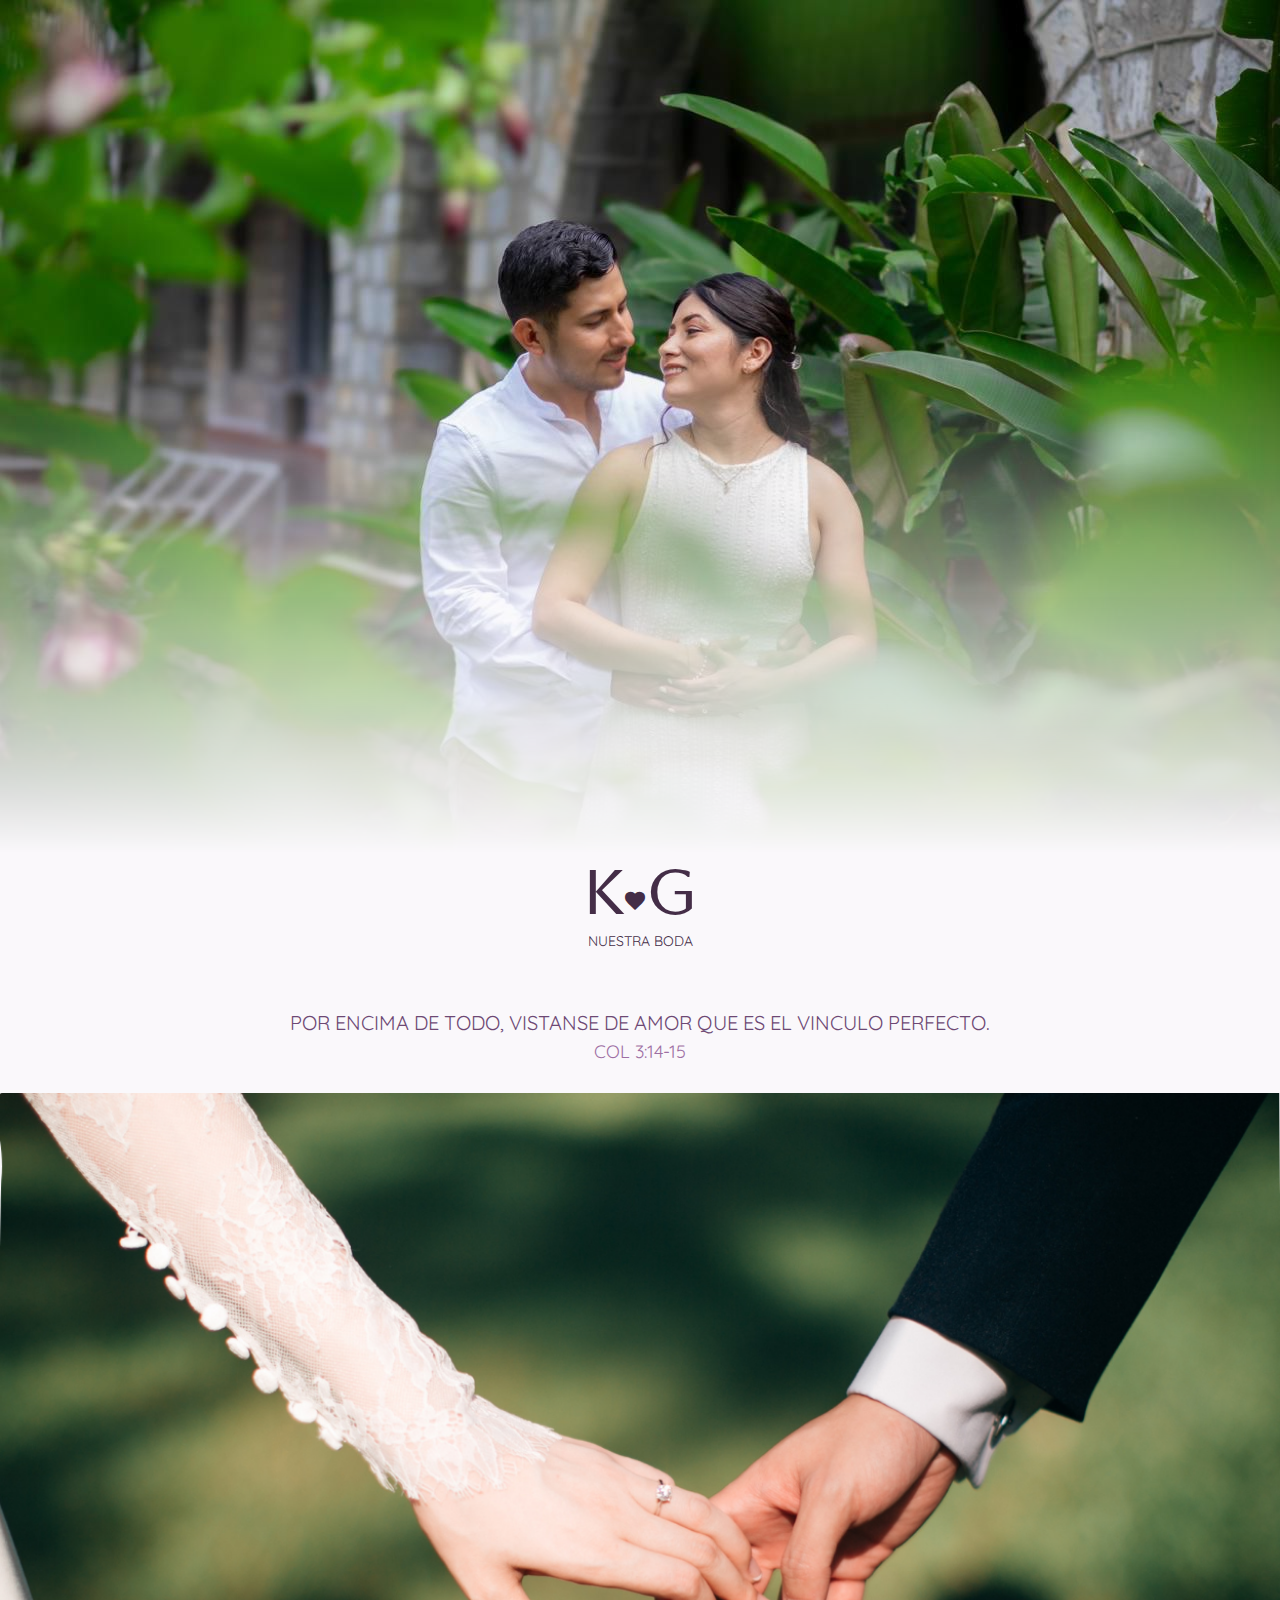
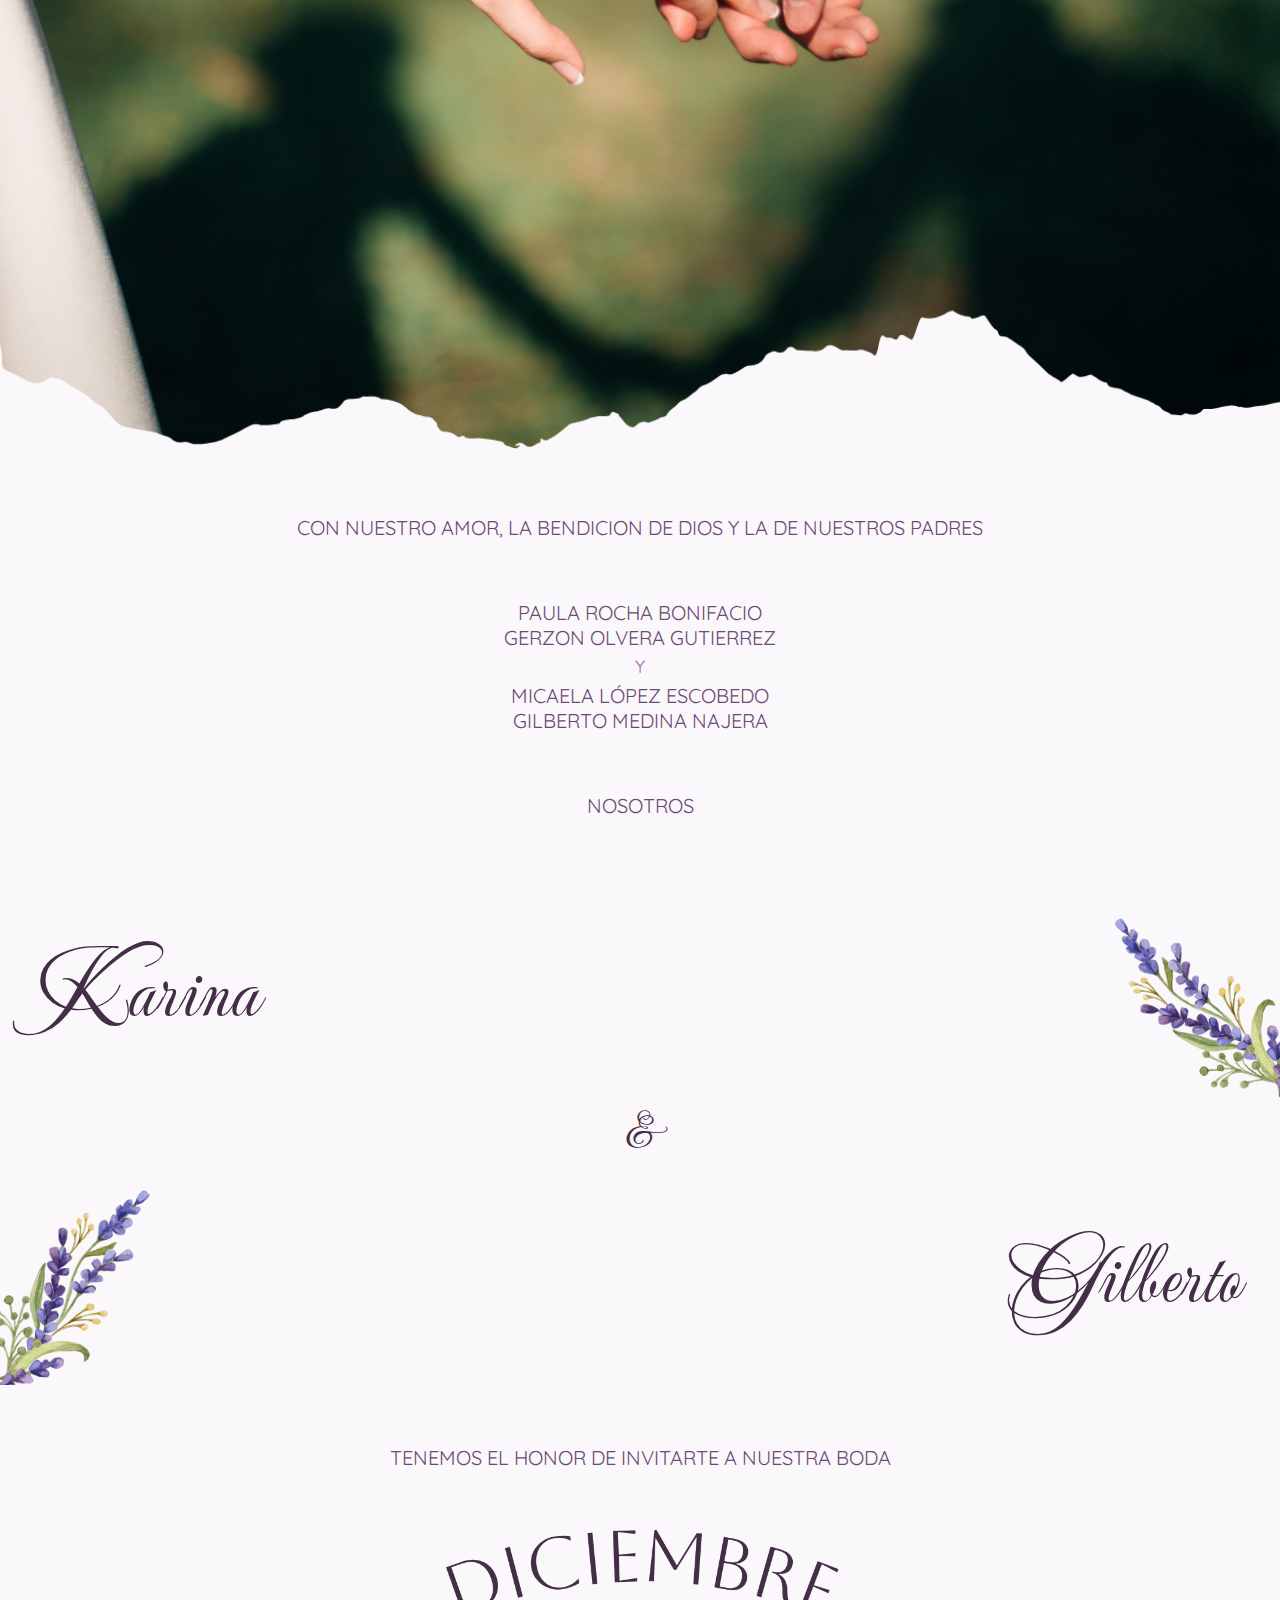
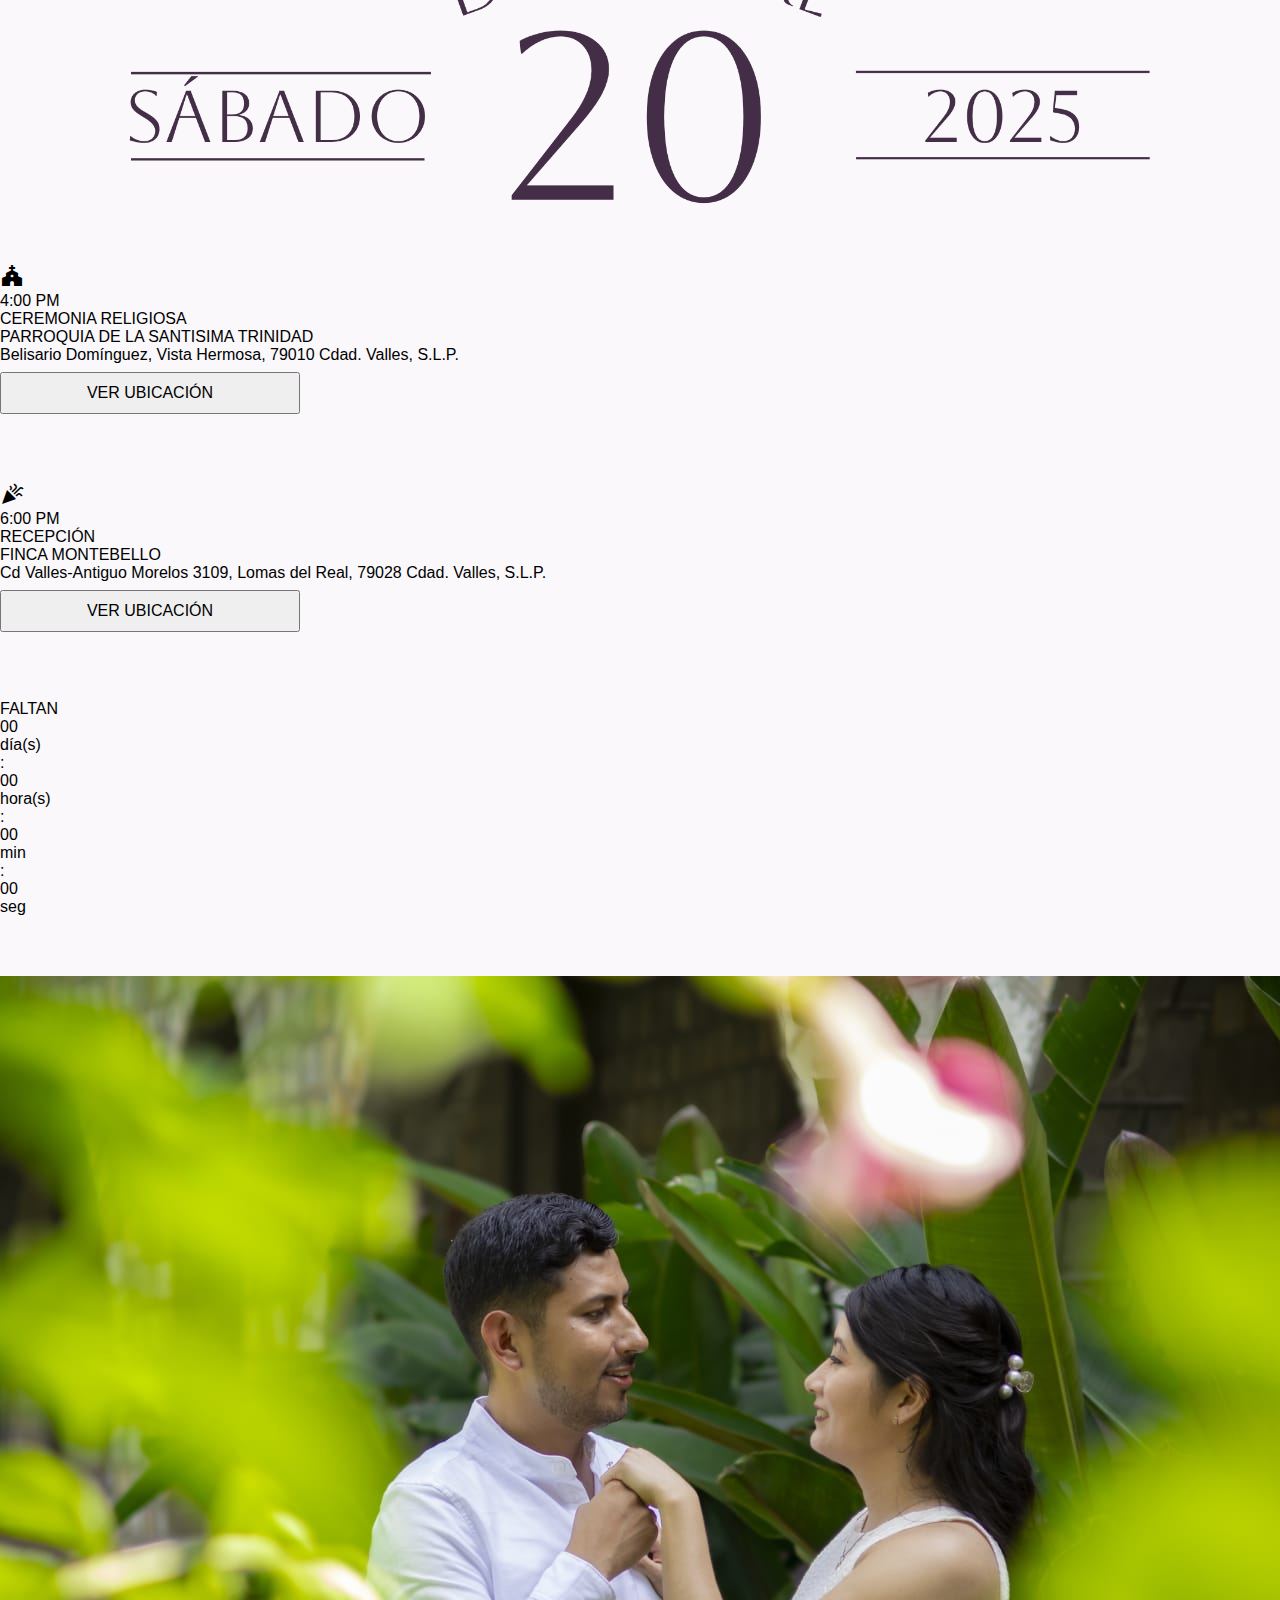
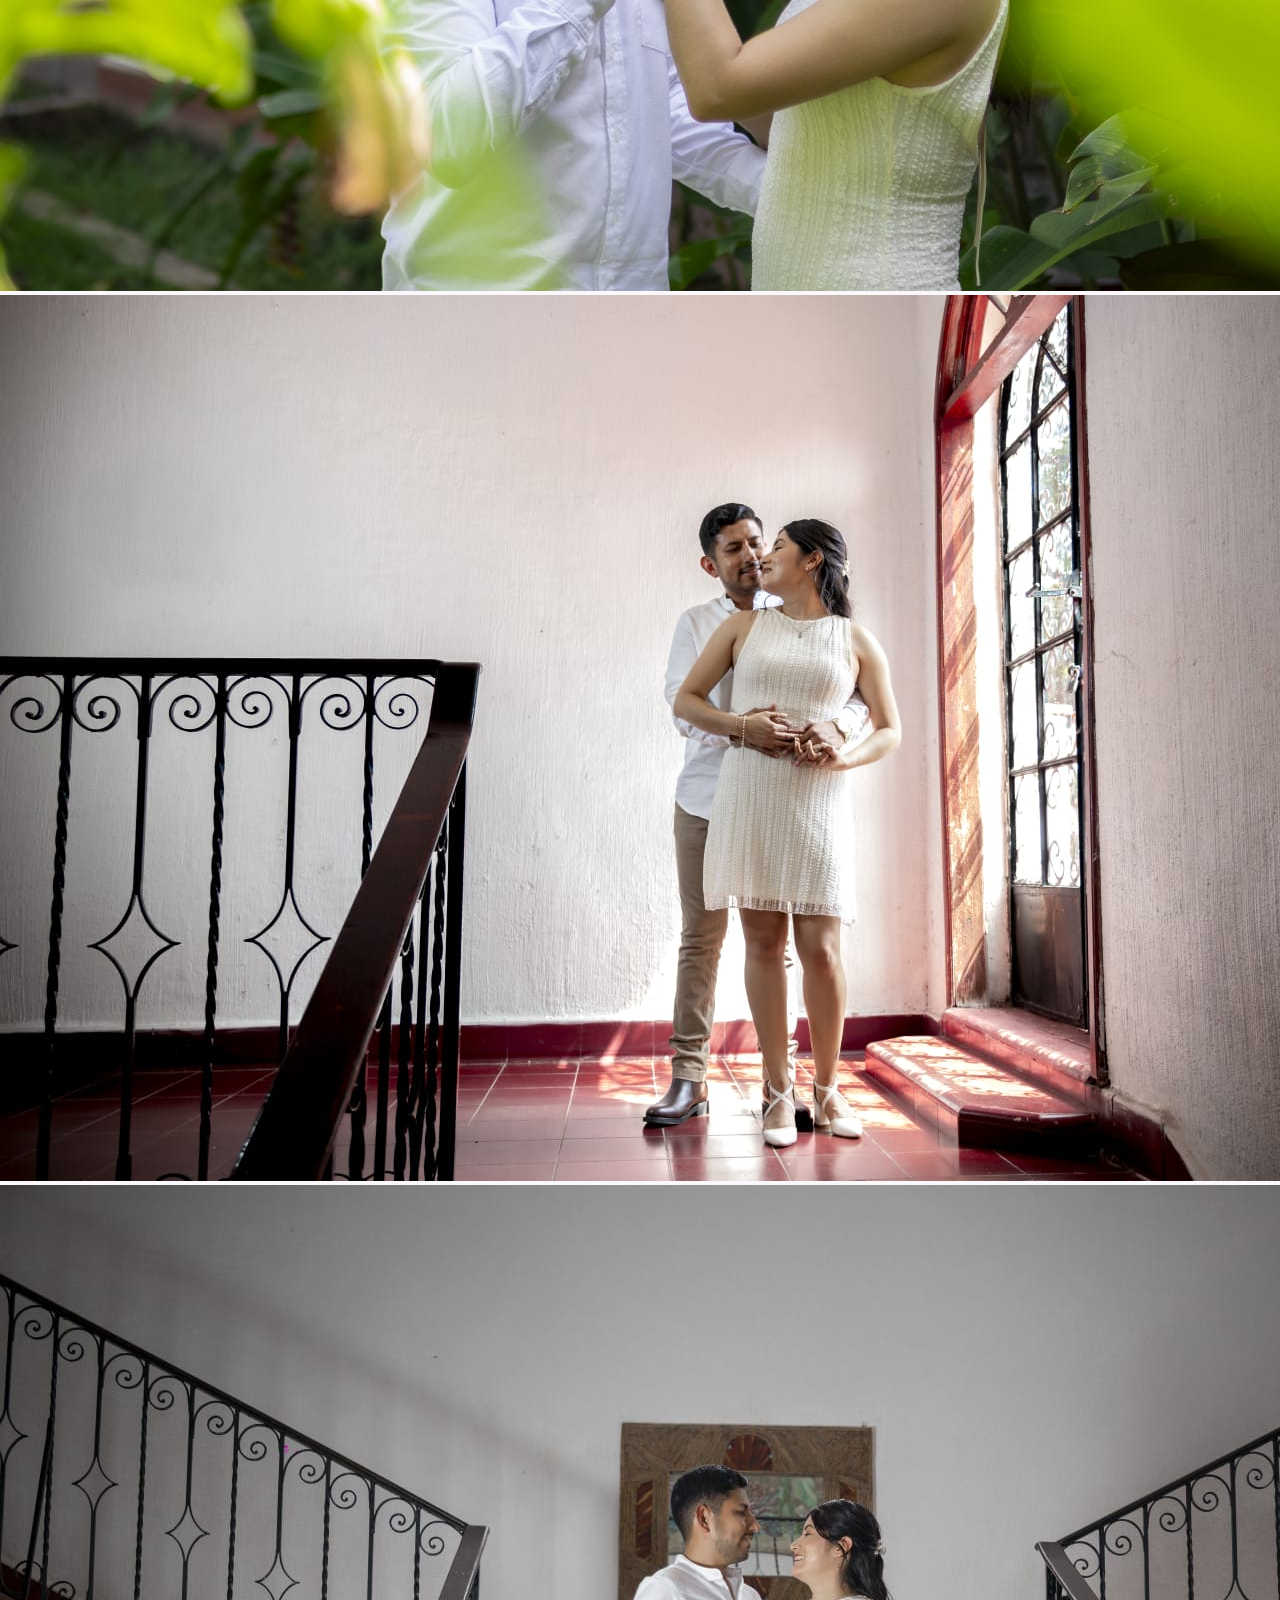
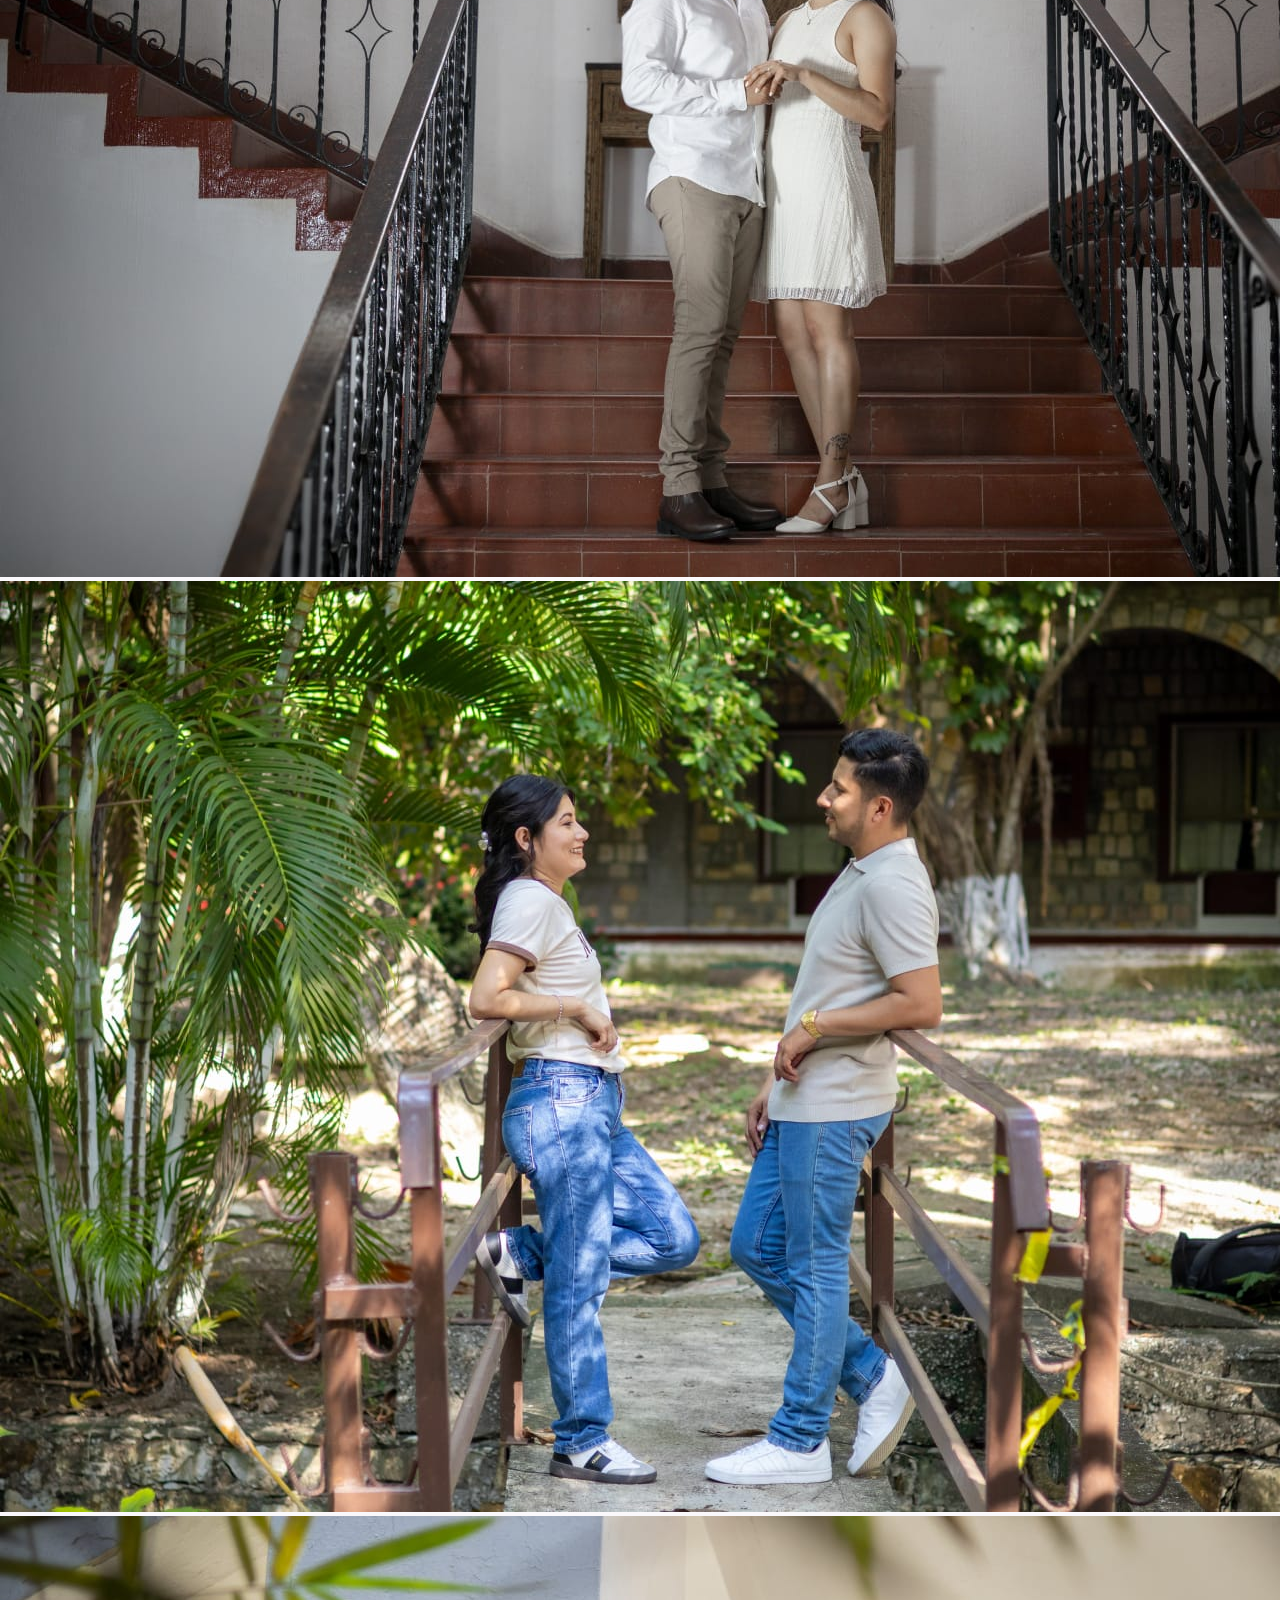
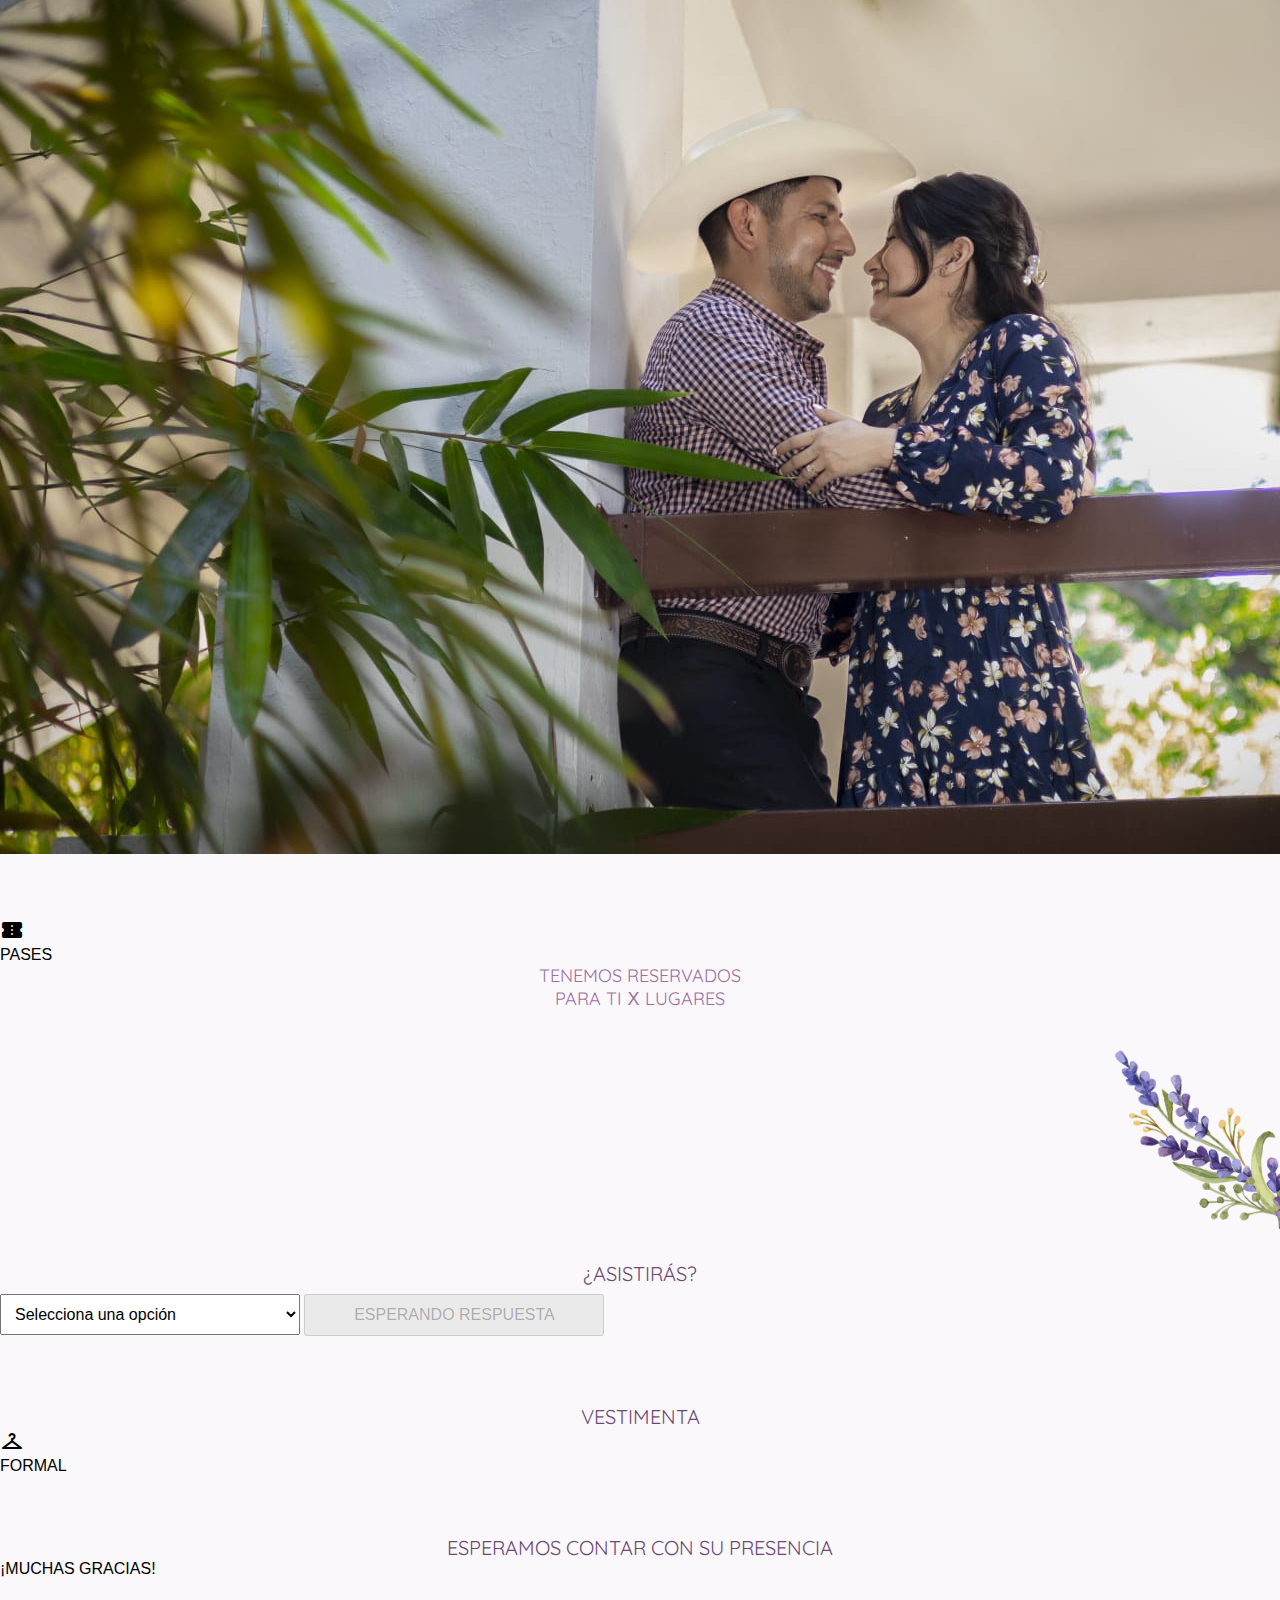
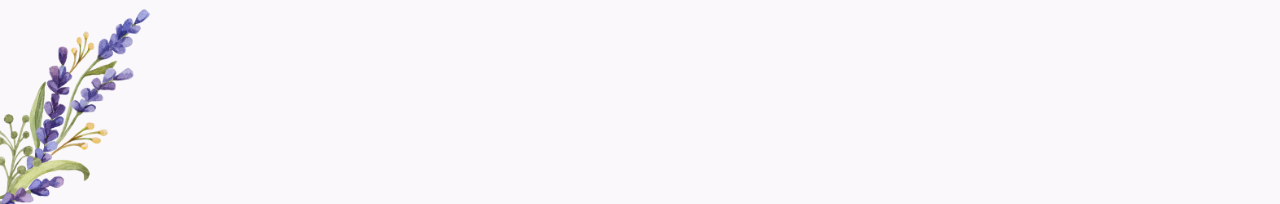
<file: invitacion.html>
<!DOCTYPE html>
<html lang="es">
<head>
<meta charset="UTF-8"> <meta name="viewport" content="width=device-width, initial-scale=1.0">
<title>Karina y Gilberto</title> <link rel="icon" href="assets/K y G.png">
<link rel="stylesheet" href="invitacion.css">
<link href="https://fonts.googleapis.com/css2?family=Material+Symbols+Outlined:opsz,wght,FILL,GRAD@20..48,100..700,0..1,-50..200&icon_names=celebration,checkroom,church,confirmation_number,favorite" rel="stylesheet" />
<style> @import url('https://fonts.googleapis.com/css2?family=Aboreto&family=Mea+Culpa&family=Quicksand:wght@300..700&display=swap');</style>
</head>

<body>
    <img src="assets/1.png" alt="alt" class="img1">
    <h1>K<span class="material-symbols-outlined relleno">favorite</span>G</h1>
    <div class="container2"></div>
    <p class="ntraboda">NUESTRA BODA</p>
    <div class="container4"></div>
    <p class="principal">POR ENCIMA DE TODO, VISTANSE DE AMOR QUE ES EL VINCULO PERFECTO.</p>
    <div class="container2"></div>
    <p class="secundario">COL 3:14-15</p>
    <div class="container3"></div>
    <img src="assets/2.png" alt="alt" class="img2">
    <div class="container4"></div>
    <p class="principal">CON NUESTRO AMOR, LA BENDICION DE DIOS Y LA DE NUESTROS PADRES</p>
    <div class="container4"></div>
    <p class="principal">PAULA ROCHA BONIFACIO <br> GERZON OLVERA GUTIERREZ</p>
    <div class="container2"></div>
    <p class="secundario">Y</p>
    <div class="container2"></div>
    <p class="principal">MICAELA LÓPEZ ESCOBEDO <br> GILBERTO MEDINA NAJERA</p>
    <div class="container4"></div>
    <p class="principal">NOSOTROS</p>
    <div class="container4"></div>
    <div class="novia-con-fondo">
        <h1 class="novia">Karina</h1>
        <img src="assets/FON1.png" alt="Karina" class="imagen">
    </div>
    <h1 class="y">&</h1>
    <div class="novio-con-fondo">
        <img src="assets/FON2.png" alt="alt" class="imagen">
        <h1 class="novio">Gilberto</h1>
    </div>
    <div class="container4"></div>
    <p class="principal">TENEMOS EL HONOR DE INVITARTE A NUESTRA BODA</p>
    <div class="container4"></div>
    <img src="assets/SÁBADO.png" alt="alt" class="img3">
    <div class="container4"></div>

    <div class="misa">
        <span class="material-symbols-outlined">church</span>
        <p class="misa1">4:00 PM</p>
        <p class="misa2">CEREMONIA RELIGIOSA</p>
        <p class="misa1">PARROQUIA DE LA SANTISIMA TRINIDAD</p>
        <p class="misa3">Belisario Domínguez, Vista Hermosa, 79010 Cdad. Valles, S.L.P.</p>
        <button type="button" class="btn-ubicacion"
          data-url="https://maps.app.goo.gl/AvKp1vKA8GPsSrw48">
          VER UBICACIÓN
        </button>
    </div>

    <div class="container4"></div>

    <div class="recepcion">
        <span class="material-symbols-outlined">celebration</span>
        <p class="misa1">6:00 PM</p>
        <p class="misa2">RECEPCIÓN</p>
        <p class="misa1">FINCA MONTEBELLO</p>
        <p class="misa3">Cd Valles-Antiguo Morelos 3109, Lomas del Real, 79028 Cdad. Valles, S.L.P.</p>
        <button type="button" class="btn-ubicacion"
          data-url="https://www.google.com/maps/place/Finca+Montebello/@22.0200244,-98.9961571,14.75z/data=!4m6!3m5!1s0x85d61293cb9a2e15:0x9d83e87e4559c776!8m2!3d22.0233941!4d-98.9952198!16s%2Fg%2F11clzk86dz?authuser=0&entry=ttu&g_ep=EgoyMDI1MDYwOS4xIKXMDSoASAFQAw%3D%3D">
          VER UBICACIÓN
        </button>
    </div>

    <div class="container4"></div>

  <div class="temporizador">
    <div class="faltan">
      <p class="misa2">FALTAN</p>
    </div>
    <div class="timer">
      <div class="item">
        <span id="dias">00</span>
        <p>día(s)</p>
      </div>
      <span class="colon">:</span>
      <div class="item">
        <span id="horas">00</span>
        <p>hora(s)</p>
      </div>
      <span class="colon">:</span>
      <div class="item">
        <span id="minutos">00</span>
        <p>min</p>
      </div>
      <span class="colon">:</span>
      <div class="item">
        <span id="segundos">00</span>
        <p>seg</p>
      </div>
    </div>
  </div>
  <div class="container4"></div>
  <div class="carrete-container">
  <div class="carrete-slider">
    <img src="assets/carrete/1.jpg" class="carrete-img" alt="Foto 1">
    <img src="assets/carrete/2.jpg" class="carrete-img" alt="Foto 2">
    <img src="assets/carrete/3.jpg" class="carrete-img" alt="Foto 3">
    <img src="assets/carrete/4.jpg" class="carrete-img" alt="Foto 4">
    <img src="assets/carrete/5.jpg" class="carrete-img" alt="Foto 5">
  </div>
</div>
    <div class="container4"></div>

    <div class="pases">
        <span class="material-symbols-outlined">confirmation_number</span>
        <p class="misa2">PASES</p>
        <p class="secundario">TENEMOS RESERVADOS</p>
        <p class="secundario">
            PARA TI
            <span id="cantidadPases" class="x">X</span>
            LUGARES
        </p>
    </div>

    <div class="novia-con-fondo">
        <div></div>
        <img src="assets/FON1.png" alt="Karina" class="imagen">
    </div>

    <form id="formConfirmacion" class="form-estilizado">
      <label><p class="principal">¿ASISTIRÁS?</p></label>
      <select id="asistencia" name="asistencia" required>
        <option value="">Selecciona una opción</option>
        <option value="Sí">Sí</option>
        <option value="No">No</option>
      </select>
      <div id="personasDiv" style="display:none;">
        <label><p class="principal">¿CUÁNTAS PERSONAS ASISTIRÁN? (máx: <span id="maxPases">X</span>)</p></label>
        <input type="number" id="numPases" name="numPases" min="1" max="1" />
      </div>
      <div id="nombresDiv" style="display:none;">
        <label><p class="principal">NOMBRE DE LOS ASISTENTES (separa los nombres con comas)</p></label>
        <input type="text" id="nombresAsistentes" name="nombresAsistentes"/>
      </div>
      <button type="submit" id="btnConfirmar" disabled>ESPERANDO RESPUESTA</button>
    </form>
    <div id="mensaje"></div>
  </div>

  <div class="container4"></div>

  <div class="vestimenta">
    <p class="principal">VESTIMENTA</p>
    <span class="material-symbols-outlined">checkroom</span>
    <p class="misa2">FORMAL</p>
  </div>
  <div class="container4"></div>

  <p class="principal">ESPERAMOS CONTAR CON SU PRESENCIA</p>
  <p class="misa2">¡MUCHAS GRACIAS!</p>

  <div class="container2"></div>

    <div class="novio-con-fondo">
        <img src="assets/FON2.png" alt="Karina" class="imagen">
        <div></div>
    </div>

    <script src="script.js"></script>
</body>
</html>
</file>
<file: invitacion.css>
*{
    margin:0;
    padding: 0;
    box-sizing: border-box;
    font-family: "Poppins", sans-serif;
}

body{
    background-color: #FAF8FB;
}

img.img1{
    width: 100%;
    height: auto;
    mask-image: linear-gradient(#6D4874 40%, transparent)
}

img.img2{
    width: 100%;
    height: 100%;
}

img.img3{
    width: 80%;
    height: auto;
    display: block;
    margin: 0 auto;
}

h1{
    text-align: center;
    font-size: 60px;
    color: #442D47;
    font-family: "Aboreto";
    font-weight: bolder;
}

h1.novia{
    text-align: left;
    font-size: 90px;
    color: #442D47;
    font-family: "Mea Culpa";
    font-weight: normal;
    margin-left: 40px;
}
h1.y{
    text-align: center;
    font-size: 48px;
    color: #442D47;
    font-family: "Mea Culpa";
    font-weight: normal;
}
h1.novio{
    text-align: right;
    font-size: 90px;
    color: #442D47;
    font-family: "Mea Culpa";
    font-weight: normal;
    margin-right: 40px;
}

div.container{
    width: 100%;
    height: 100%;
    background-color: transparent;
    margin: 40%;
}

div.container2{
    width: 100%;
    height: 100%;
    background-color: transparent;
    margin: 5px 0;
}

div.container3{
    width: 100%;
    height: 100%;
    background-color: transparent;
    margin: 30px 0;
}

div.container4{
    width: 100%;
    height: 100%;
    background-color: transparent;
    margin: 60px 0;
}

p.principal{
    text-align: center;
    font-size: 20px;
    color:  #6D4874;
    margin-left: 20px;
    margin-right: 20px;
    font-family: "Quicksand";
}

p.secundario{
    text-align: center;
    font-size: 18px;
    color:  #9E6FA3 ;
    font-family: "Quicksand";
}

p.ntraboda{
    text-align: center;
    font-size: 14px;
    color: #442D47;
    font-family: "Quicksand";
}

.material-symbols-outlined {
  font-variation-settings:
  'FILL' 1,
  'wght' 400,
  'GRAD' 0,
  'opsz' 24
}

form {
    margin-top: 2rem;
}
input, select, button {
    font-size: 1rem;
    padding: 10px;
    margin: 0.5rem 0;
    width: 100%;
    max-width: 300px;
}

.novia-con-fondo {
    display: flex;
    align-items: center;
    justify-content: space-between;
    margin-right: 0px;
    gap: 20px;
}
.novia-con-fondo .imagen {
    width: 166px;
    height: auto;
    margin: 0;
}

.novio-con-fondo {
    display: flex;
    align-items: center;
    justify-content: space-between;
    margin-right: 0px;
    gap: 20px;
}
.novio-con-fondo .imagen {
    width: 166px;
    height: auto;
    margin: 0;
}
</file>
